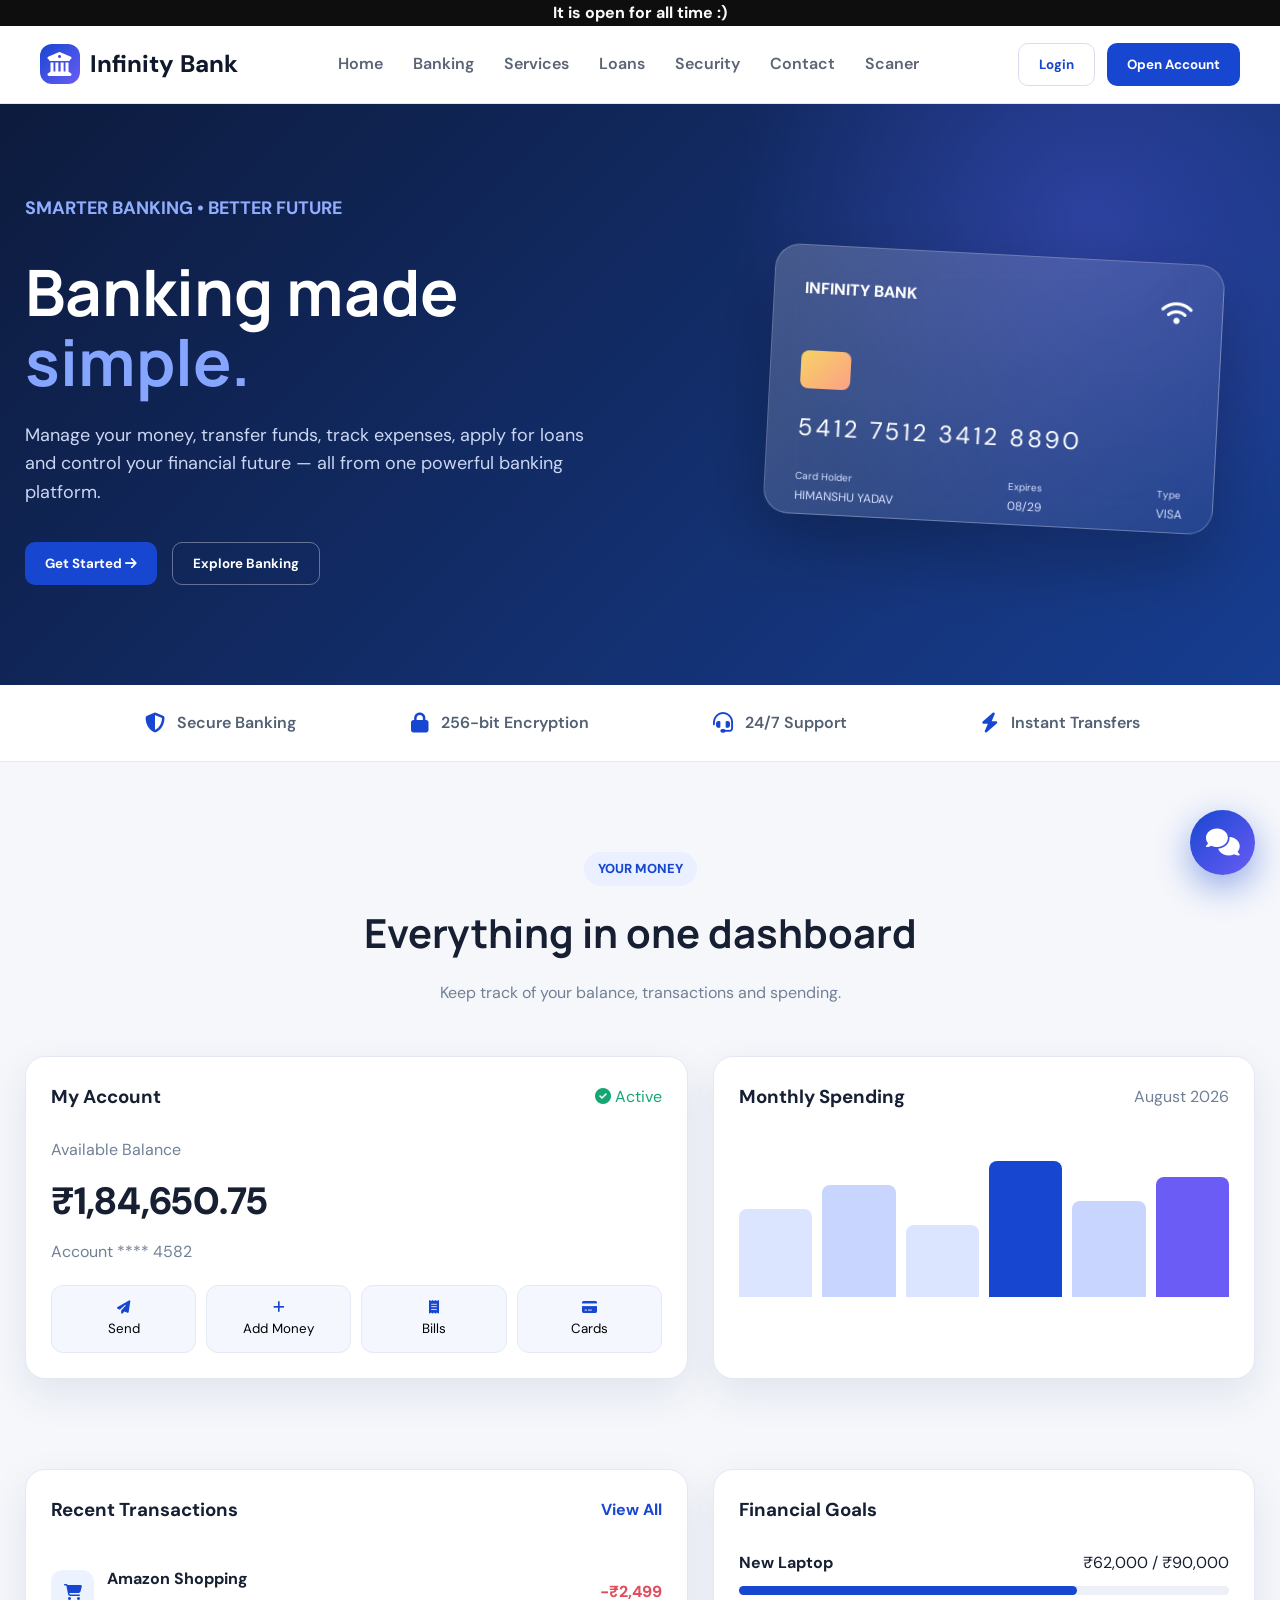
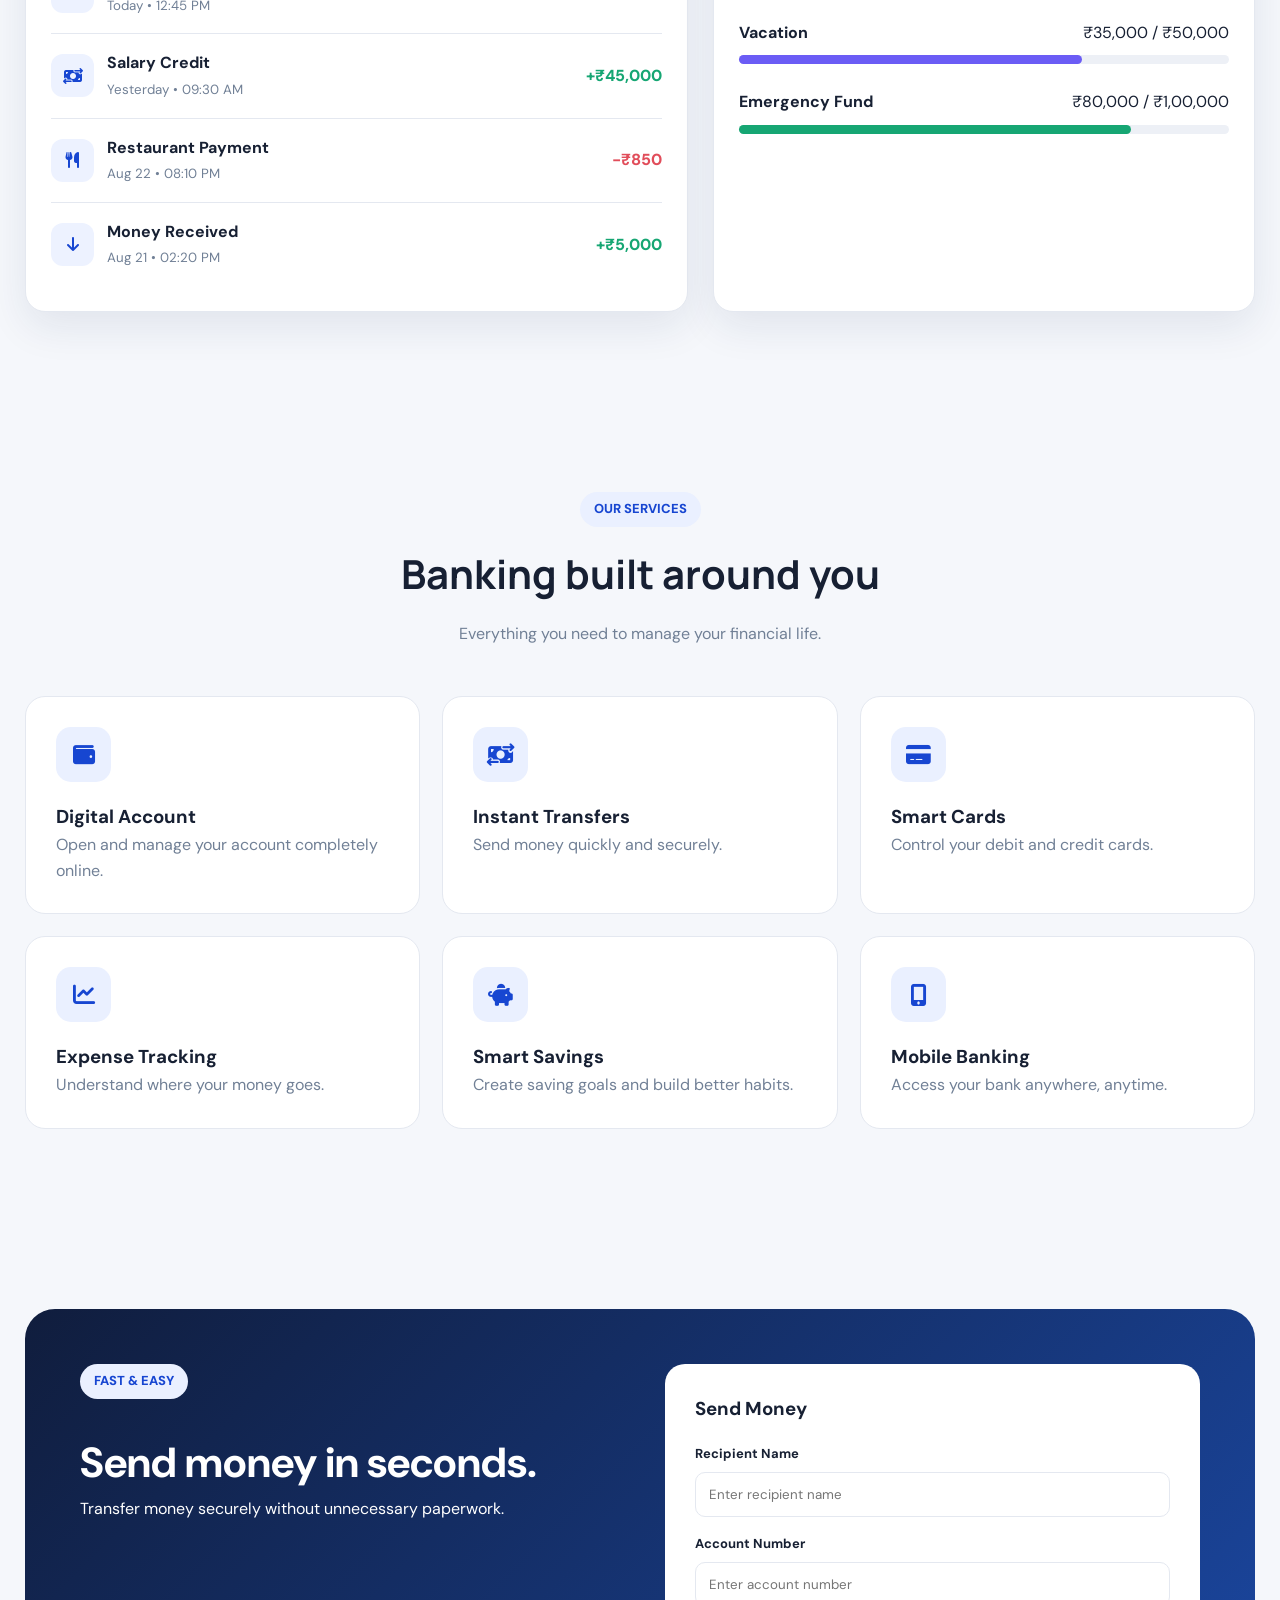
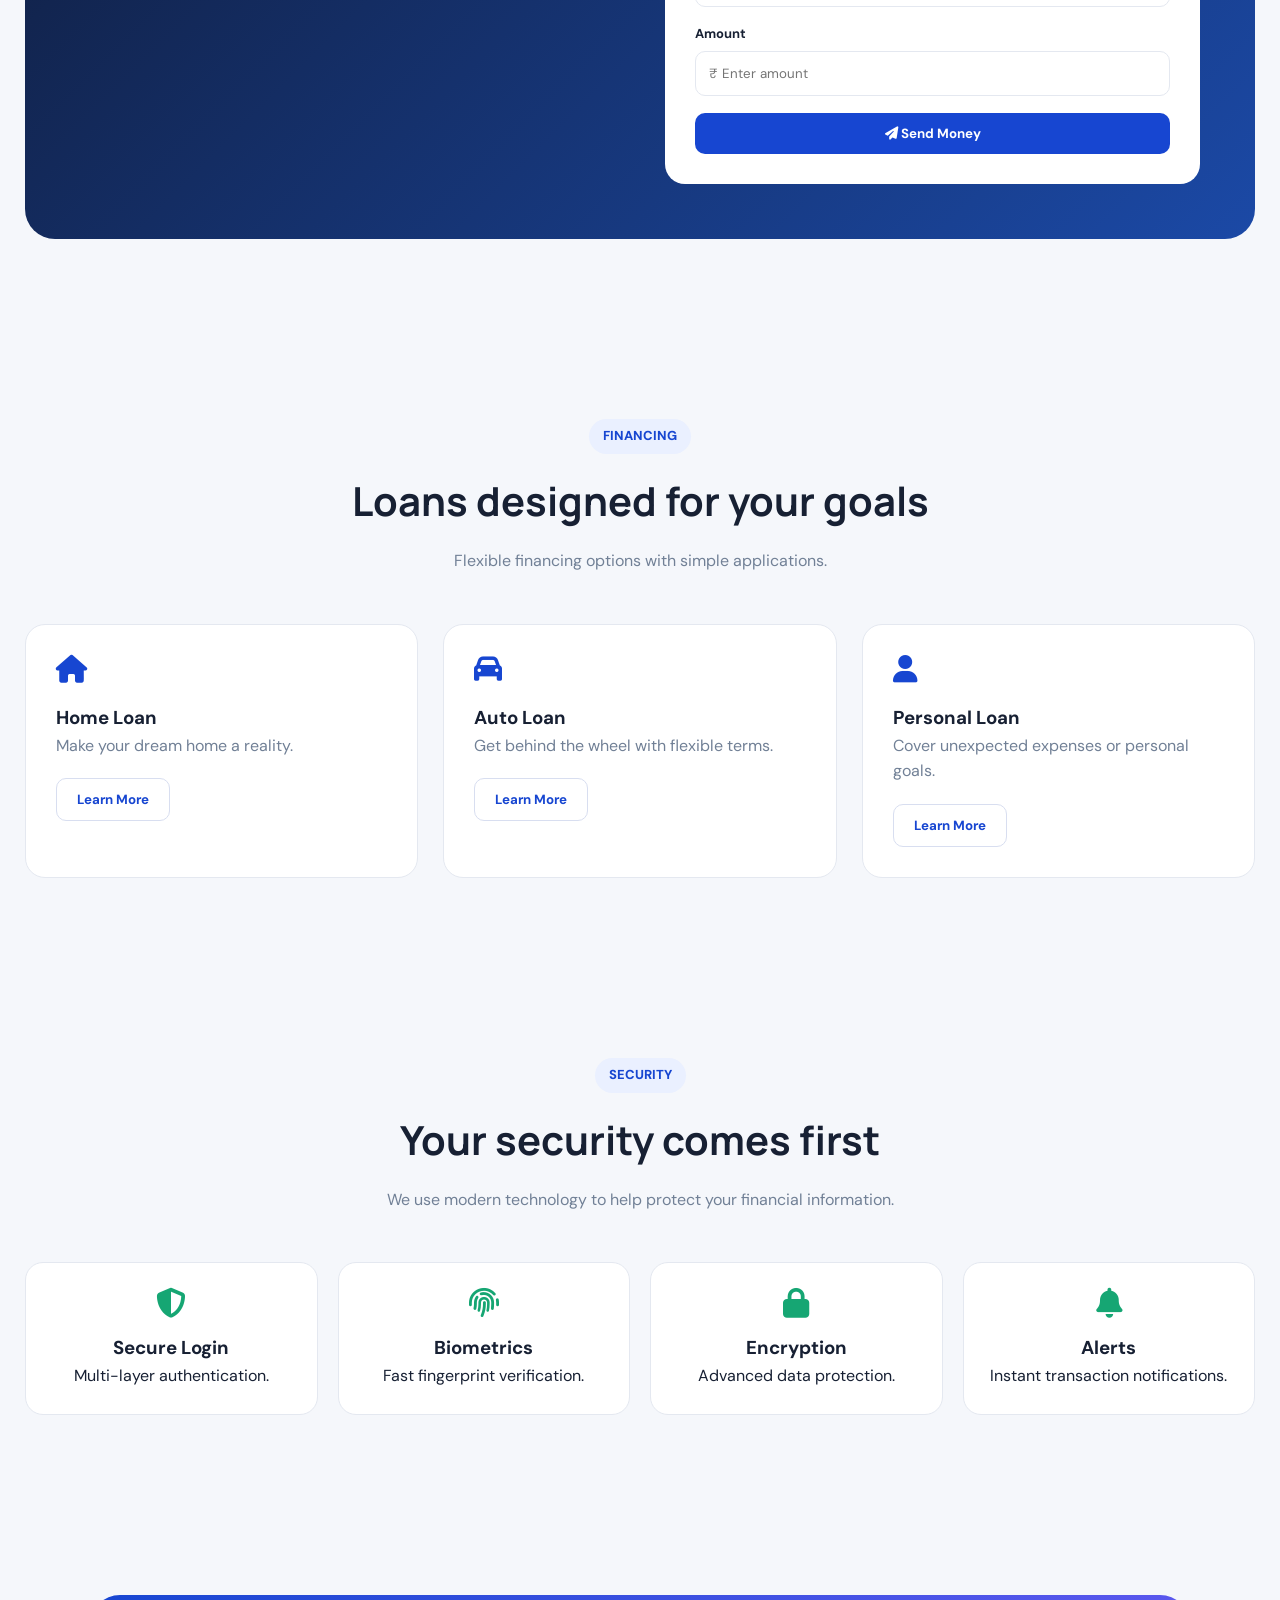
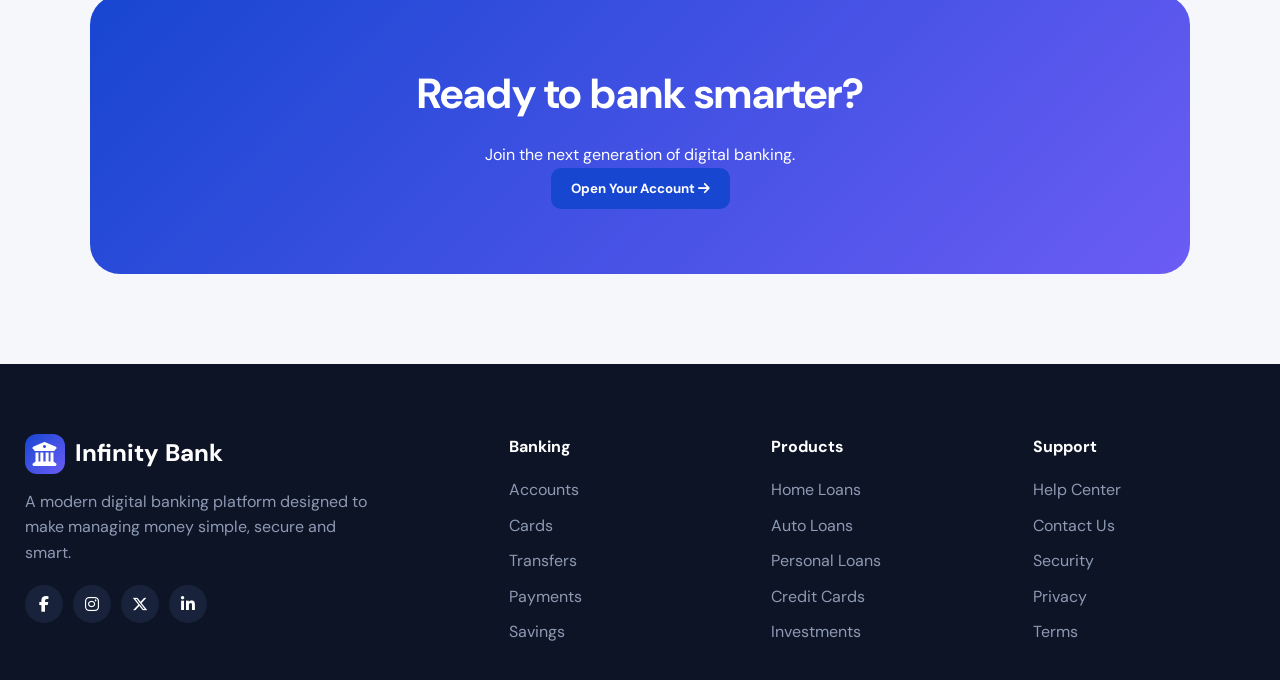
<file: index.html>
<!DOCTYPE html>
<html lang="en">

<head>

<meta charset="UTF-8">
<meta name="viewport" content="width=device-width, initial-scale=1.0">

<title>Infinity Bank </title>

<!-- Google Fonts -->
<link rel="preconnect" href="https://fonts.googleapis.com">
<link rel="preconnect" href="https://fonts.gstatic.com" crossorigin>

<link
href="https://fonts.googleapis.com/css2?family=DM+Sans:wght@400;500;600;700&family=Manrope:wght@400;500;600;700;800&display=swap"
rel="stylesheet">

<!-- Font Awesome -->
<link
rel="stylesheet"
href="https://cdnjs.cloudflare.com/ajax/libs/font-awesome/6.5.2/css/all.min.css"
>
<link rel="stylesheet" href="style.css">


</head>


<body>


<!-- =====================================================
     NAVBAR
===================================================== -->
<div class="line">
   <h4> <p>It is open for all time :)</p></h4>
</div>
<header class="navbar">

<div class="nav-container">

<a href="#" class="logo">

<span class="logo-icon">

<i class="fa-solid fa-building-columns"></i>

</span>

Infinity Bank

</a>


<ul class="nav-links">

<li>
<a href="#home">Home</a>
</li>

<li>
<a href="#dashboard">Banking</a>
</li>

<li>
<a href="#services">Services</a>
</li>

<li>
<a href="#loans">Loans</a>
</li>

<li>
<a href="#security">Security</a>
</li>

<li>
<a href="#contact">Contact</a>
</li>

<li>
<a href="index1.html">Scaner</a>
</li>

</ul>


<div class="nav-actions">

<button
class="btn btn-outline"
onclick="openLogin()">

Login

</button>

<button
class="btn btn-primary"
onclick="openLogin()">

Open Account

</button>

</div>


<div class="mobile-menu">

<i class="fa-solid fa-bars"></i>

</div>

</div>

</header>


<!-- =====================================================
     HERO
===================================================== -->

<section class="hero" id="home">

<div class="hero-container">


<div>

<p style="color:#91adff;font-weight:700;">

SMARTER BANKING • BETTER FUTURE

</p>


<h1>

Banking made

<span>simple.</span>

</h1>


<p>

Manage your money, transfer funds,
track expenses, apply for loans and
control your financial future —
all from one powerful banking platform.

</p>


<div class="hero-buttons">

<button
class="btn btn-primary"
onclick="showMessage('Welcome to Infinity Bank!')">

Get Started
<i class="fa-solid fa-arrow-right"></i>

</button>


<button
class="btn btn-outline"
onclick="document.getElementById('dashboard').scrollIntoView()">

Explore Banking

</button>

</div>

</div>


<div>

<div class="bank-card">

<div class="card-top">

<div class="card-brand">
INFINITY BANK
</div>

<div class="contactless">

<i class="fa-solid fa-wifi"></i>

</div>

</div>


<div class="chip"></div>


<div class="card-number">

5412 7512 3412 8890

</div>


<div class="card-bottom">

<div>

<small>Card Holder</small>

<br>

HIMANSHU YADAV

</div>


<div>

<small>Expires</small>

<br>

08/29

</div>


<div>

<small>Type</small>

<br>

VISA

</div>

</div>

</div>

</div>

</div>

</section>


<!-- =====================================================
     TRUST
===================================================== -->

<section class="trust">

<div class="trust-container">

<div class="trust-item">

<i class="fa-solid fa-shield-halved"></i>
<a href="#">
Secure Banking
</a>
</div>


<div class="trust-item">

<i class="fa-solid fa-lock"></i>
<a href="#">
256-bit Encryption
</a>
</div>


<div class="trust-item">

<i class="fa-solid fa-headset"></i>
<a href="#">
24/7 Support
</a>
</div>


<div class="trust-item">

<i class="fa-solid fa-bolt"></i>
<a href="#">
Instant Transfers
</a>
</div>

</div>

</section>


<!-- =====================================================
     DASHBOARD
===================================================== -->

<section class="section" id="dashboard">

<div class="container">

<div class="section-heading">

<span class="tag">

YOUR MONEY

</span>


<h2>

Everything in one dashboard

</h2>


<p>

Keep track of your balance,
transactions and spending.

</p>

</div>


<div class="dashboard">


<div class="dashboard-card">

<div class="dashboard-header">

<h3>

My Account

</h3>

<span style="color:#16a673;">

<i class="fa-solid fa-circle-check"></i>

Active

</span>

</div>


<span class="balance-label">

Available Balance

</span>


<div class="account-balance">

₹1,84,650.75

</div>


<span class="balance-label">

Account **** 4582

</span>


<div class="balance-actions">


<button
class="quick-action"
onclick="showMessage('Send Money selected')">

<i class="fa-solid fa-paper-plane"></i>

Send

</button>


<button
class="quick-action"
onclick="showMessage('Add Money selected')">

<i class="fa-solid fa-plus"></i>

Add Money

</button>


<button
class="quick-action"
onclick="showMessage('Pay Bills selected')">

<i class="fa-solid fa-receipt"></i>

Bills

</button>


<button
class="quick-action"
onclick="showMessage('Card controls opened')">

<i class="fa-solid fa-credit-card"></i>

Cards

</button>


</div>

</div>


<div class="dashboard-card">

<div class="dashboard-header">

<h3>

Monthly Spending

</h3>

<span style="color:#718096;">

August 2026

</span>

</div>


<div
style="
display:flex;
align-items:end;
gap:10px;
height:160px;
">

<div style="
flex:1;
height:55%;
background:#dce5ff;
border-radius:8px 8px 0 0;
"></div>


<div style="
flex:1;
height:70%;
background:#c7d5ff;
border-radius:8px 8px 0 0;
"></div>


<div style="
flex:1;
height:45%;
background:#dce5ff;
border-radius:8px 8px 0 0;
"></div>


<div style="
flex:1;
height:85%;
background:#1746d1;
border-radius:8px 8px 0 0;
"></div>


<div style="
flex:1;
height:60%;
background:#c7d5ff;
border-radius:8px 8px 0 0;
"></div>


<div style="
flex:1;
height:75%;
background:#6b5cf5;
border-radius:8px 8px 0 0;
"></div>

</div>

</div>

</div>

</div>

</section>


<!-- =====================================================
     TRANSACTIONS
===================================================== -->

<section class="section" style="padding-top:0;">

<div class="container">

<div class="dashboard">


<div class="dashboard-card">

<div class="dashboard-header">

<h3>

Recent Transactions

</h3>

<a
href="#"
style="color:#1746d1;font-weight:700;">

View All

</a>

</div>


<div class="transaction">

<div class="transaction-left">

<div class="transaction-icon">

<i class="fa-solid fa-cart-shopping"></i>

</div>


<div>

<h4>

Amazon Shopping

</h4>

<small>

Today • 12:45 PM

</small>

</div>

</div>


<span class="amount debit">

-₹2,499

</span>

</div>


<div class="transaction">

<div class="transaction-left">

<div class="transaction-icon">

<i class="fa-solid fa-money-bill-transfer"></i>

</div>


<div>

<h4>

Salary Credit

</h4>

<small>

Yesterday • 09:30 AM

</small>

</div>

</div>


<span class="amount credit">

+₹45,000

</span>

</div>


<div class="transaction">

<div class="transaction-left">

<div class="transaction-icon">

<i class="fa-solid fa-utensils"></i>

</div>


<div>

<h4>

Restaurant Payment

</h4>

<small>

Aug 22 • 08:10 PM

</small>

</div>

</div>


<span class="amount debit">

-₹850

</span>

</div>


<div class="transaction">

<div class="transaction-left">

<div class="transaction-icon">

<i class="fa-solid fa-arrow-down"></i>

</div>


<div>

<h4>

Money Received

</h4>

<small>

Aug 21 • 02:20 PM

</small>

</div>

</div>


<span class="amount credit">

+₹5,000

</span>

</div>

</div>


<div class="dashboard-card">

<div class="dashboard-header">

<h3>

Financial Goals

</h3>

</div>


<div style="margin-bottom:25px;">

<div style="
display:flex;
justify-content:space-between;
">

<strong>

New Laptop

</strong>

<span>

₹62,000 / ₹90,000

</span>

</div>


<div style="
height:9px;
background:#edf0f6;
border-radius:10px;
margin-top:10px;
">

<div style="
width:69%;
height:100%;
background:#1746d1;
border-radius:10px;
"></div>

</div>

</div>


<div style="margin-bottom:25px;">

<div style="
display:flex;
justify-content:space-between;
">

<strong>

Vacation

</strong>

<span>

₹35,000 / ₹50,000

</span>

</div>


<div style="
height:9px;
background:#edf0f6;
border-radius:10px;
margin-top:10px;
">

<div style="
width:70%;
height:100%;
background:#6b5cf5;
border-radius:10px;
"></div>

</div>

</div>


<div>

<div style="
display:flex;
justify-content:space-between;
">

<strong>

Emergency Fund

</strong>

<span>

₹80,000 / ₹1,00,000

</span>

</div>


<div style="
height:9px;
background:#edf0f6;
border-radius:10px;
margin-top:10px;
">

<div style="
width:80%;
height:100%;
background:#16a673;
border-radius:10px;
"></div>

</div>

</div>

</div>

</div>

</div>

</section>


<!-- =====================================================
     SERVICES
===================================================== -->

<section class="section" id="services">

<div class="container">

<div class="section-heading">

<span class="tag">

OUR SERVICES

</span>

<h2>

Banking built around you

</h2>

<p>

Everything you need to manage your financial life.

</p>

</div>


<div class="features-grid">


<div class="feature-card">

<div class="feature-icon">

<i class="fa-solid fa-wallet"></i>

</div>

<h3>

Digital Account

</h3>

<p>

Open and manage your account completely online.

</p>

</div>


<div class="feature-card">

<div class="feature-icon">

<i class="fa-solid fa-money-bill-transfer"></i>

</div>

<h3>

Instant Transfers

</h3>

<p>

Send money quickly and securely.

</p>

</div>


<div class="feature-card">

<div class="feature-icon">

<i class="fa-solid fa-credit-card"></i>

</div>

<h3>

Smart Cards

</h3>

<p>

Control your debit and credit cards.

</p>

</div>


<div class="feature-card">

<div class="feature-icon">

<i class="fa-solid fa-chart-line"></i>

</div>

<h3>

Expense Tracking

</h3>

<p>

Understand where your money goes.

</p>

</div>


<div class="feature-card">

<div class="feature-icon">

<i class="fa-solid fa-piggy-bank"></i>

</div>

<h3>

Smart Savings

</h3>

<p>

Create saving goals and build better habits.

</p>

</div>


<div class="feature-card">

<div class="feature-icon">

<i class="fa-solid fa-mobile-screen-button"></i>

</div>

<h3>

Mobile Banking

</h3>

<p>

Access your bank anywhere, anytime.

</p>

</div>

</div>

</div>

</section>


<!-- =====================================================
     TRANSFER
===================================================== -->

<section class="section">

<div class="container">

<div class="transfer-area">


<div>

<span class="tag">

FAST & EASY

</span>


<h2 style="font-size:42px;margin-top:15px;">

Send money in seconds.

</h2>


<p>

Transfer money securely without unnecessary paperwork.

</p>

</div>


<div class="transfer-form">

<h3 style="margin-bottom:20px;">

Send Money

</h3>


<div class="form-group">

<label>

Recipient Name

</label>

<input
type="text"
id="recipient"
placeholder="Enter recipient name">

</div>


<div class="form-group">

<label>

Account Number

</label>

<input
type="text"
placeholder="Enter account number">

</div>


<div class="form-group">

<label>

Amount

</label>

<input
type="number"
id="amount"
placeholder="₹ Enter amount">

</div>


<button
class="btn btn-primary"
style="width:100%;"
onclick="sendMoney()">

<i class="fa-solid fa-paper-plane"></i>

Send Money

</button>

</div>

</div>

</div>

</section>


<!-- =====================================================
     LOANS
===================================================== -->

<section class="section" id="loans">

<div class="container">

<div class="section-heading">

<span class="tag">

FINANCING

</span>

<h2>

Loans designed for your goals

</h2>

<p>

Flexible financing options with simple applications.

</p>

</div>


<div class="loan-grid">


<div class="loan-card">

<i class="fa-solid fa-house"></i>

<h3>

Home Loan

</h3>

<p>

Make your dream home a reality.

</p>

<button
class="btn btn-outline"
onclick="showMessage('Home Loan selected')">

Learn More

</button>

</div>


<div class="loan-card">

<i class="fa-solid fa-car"></i>

<h3>

Auto Loan

</h3>

<p>

Get behind the wheel with flexible terms.

</p>

<button
class="btn btn-outline"
onclick="showMessage('Auto Loan selected')">

Learn More

</button>

</div>


<div class="loan-card">

<i class="fa-solid fa-user"></i>

<h3>

Personal Loan

</h3>

<p>

Cover unexpected expenses or personal goals.

</p>

<button
class="btn btn-outline"
onclick="showMessage('Personal Loan selected')">

Learn More

</button>

</div>

</div>

</div>

</section>


<!-- =====================================================
     SECURITY
===================================================== -->

<section class="section" id="security">

<div class="container">

<div class="section-heading">

<span class="tag">

SECURITY

</span>

<h2>

Your security comes first

</h2>

<p>

We use modern technology to help protect your
financial information.

</p>

</div>


<div class="security-grid">


<div class="security-card">

<i class="fa-solid fa-shield-halved"></i>

<h3>

Secure Login

</h3>

<p>

Multi-layer authentication.

</p>

</div>


<div class="security-card">

<i class="fa-solid fa-fingerprint"></i>

<h3>

Biometrics

</h3>

<p>

Fast fingerprint verification.

</p>

</div>


<div class="security-card">

<i class="fa-solid fa-lock"></i>

<h3>

Encryption

</h3>

<p>

Advanced data protection.

</p>

</div>


<div class="security-card">

<i class="fa-solid fa-bell"></i>

<h3>

Alerts

</h3>

<p>

Instant transaction notifications.

</p>

</div>

</div>

</div>

</section>


<!-- =====================================================
     CTA
===================================================== -->

<section class="cta">

<div class="cta-box">

<h2>

Ready to bank smarter?

</h2>

<p>

Join the next generation of digital banking.

</p>

<button
class="btn btn-primary"
onclick="openLogin()">

Open Your Account

<i class="fa-solid fa-arrow-right"></i>

</button>

</div>

</section>


<!-- =====================================================
     FOOTER
===================================================== -->

<footer id="contact">

<div class="footer-grid">


<div class="footer-brand">

<div class="logo" style="color:white;">

<span class="logo-icon">

<i class="fa-solid fa-building-columns"></i>

</span>

Infinity Bank

</div>


<p>

A modern digital banking platform designed
to make managing money simple, secure and smart.

</p>


<div class="social">

<a href="#">

<i class="fa-brands fa-facebook-f"></i>

</a>

<a href="#">

<i class="fa-brands fa-instagram"></i>

</a>

<a href="#">

<i class="fa-brands fa-x-twitter"></i>

</a>

<a href="#">

<i class="fa-brands fa-linkedin-in"></i>

</a>

</div>

</div>


<div class="footer-column">

<h4>

Banking

</h4>

<a href="#">Accounts</a>

<a href="#">Cards</a>

<a href="#">Transfers</a>

<a href="#">Payments</a>

<a href="#">Savings</a>

</div>


<div class="footer-column">

<h4>

Products

</h4>

<a href="#">Home Loans</a>

<a href="#">Auto Loans</a>

<a href="#">Personal Loans</a>

<a href="#">Credit Cards</a>

<a href="#">Investments</a>

</div>


<div class="footer-column">

<h4>

Support

</h4>

<a href="#">Help Center</a>

<a href="#">Contact Us</a>

<a href="#">Security</a>

<a href="#">Privacy</a>

<a href="#">Terms</a>

</div>

</div>

</footer>


<!-- =====================================================
     LOGIN MODAL
===================================================== -->

<div class="modal" id="loginModal">

<div class="modal-box">

<button
class="close-modal"
onclick="closeLogin()">

×

</button>


<h2>

Welcome Back

</h2>


<p style="color:#718096;margin-bottom:25px;">

Login to your Infinity Bank account

</p>


<div class="form-group">

<label>

Email Address

</label>

<input
type="email"
placeholder="Enter your email">

</div>


<div class="form-group">

<label>

Password

</label>

<input
type="password"
placeholder="Enter password">

</div>


<button
class="btn btn-primary"
style="width:100%;"
onclick="loginUser()">

Login

</button>

</div>

</div>


<!-- =====================================================
     NOTIFICATION
===================================================== -->

<div
class="notification"
id="notification">

Action completed successfully!

</div>


<!-- =====================================================
     🤖 CHATBOT BUTTON
===================================================== -->

<button
class="chatbot-button"
id="chatbotButton"
onclick="toggleChatbot()"
aria-label="Open customer support chatbot">

<i class="fa-solid fa-comments"></i>

</button>


<!-- =====================================================
     🤖 CHATBOT
===================================================== -->

<div
class="chatbot"
id="chatbot">


<!-- CHAT HEADER -->

<div class="chat-header">

<div class="chat-agent">

<div class="bot-avatar">

<i class="fa-solid fa-robot"></i>

</div>


<div>

<div class="agent-name">

Infinity Support

</div>

<div class="agent-status">

● Online • Usually replies instantly

</div>

</div>

</div>


<button
class="chat-close"
onclick="toggleChatbot()">

<i class="fa-solid fa-xmark"></i>

</button>

</div>


<!-- CHAT MESSAGES -->

<div
class="chat-messages"
id="chatMessages">


<div class="message bot-message">

👋 Hello! Welcome to <strong>Infinity Bank Support</strong>.

<br><br>

I'm your virtual banking assistant.

How can I help you today?

</div>


</div>


<!-- QUICK QUESTIONS -->

<div class="quick-questions">

<button
class="quick-question"
onclick="quickQuestion('My card is not working')">

💳 Card Problem

</button>


<button
class="quick-question"
onclick="quickQuestion('I cannot login')">

🔐 Login Problem

</button>


<button
class="quick-question"
onclick="quickQuestion('My money transfer failed')">

💸 Transfer Problem

</button>


<button
class="quick-question"
onclick="quickQuestion('Tell me about loans')">

🏦 Loans

</button>

</div>


<!-- CHAT INPUT -->

<div class="chat-input-area">

<input
type="text"
id="chatInput"
class="chat-input"
placeholder="Type your problem..."
autocomplete="off">

<button
class="chat-send"
onclick="sendChatMessage()">

<i class="fa-solid fa-paper-plane"></i>

</button>

</div>

</div>


<!-- =====================================================
     JAVASCRIPT
===================================================== -->

<script src="script.js"></script>



</body>

</html>
</file>
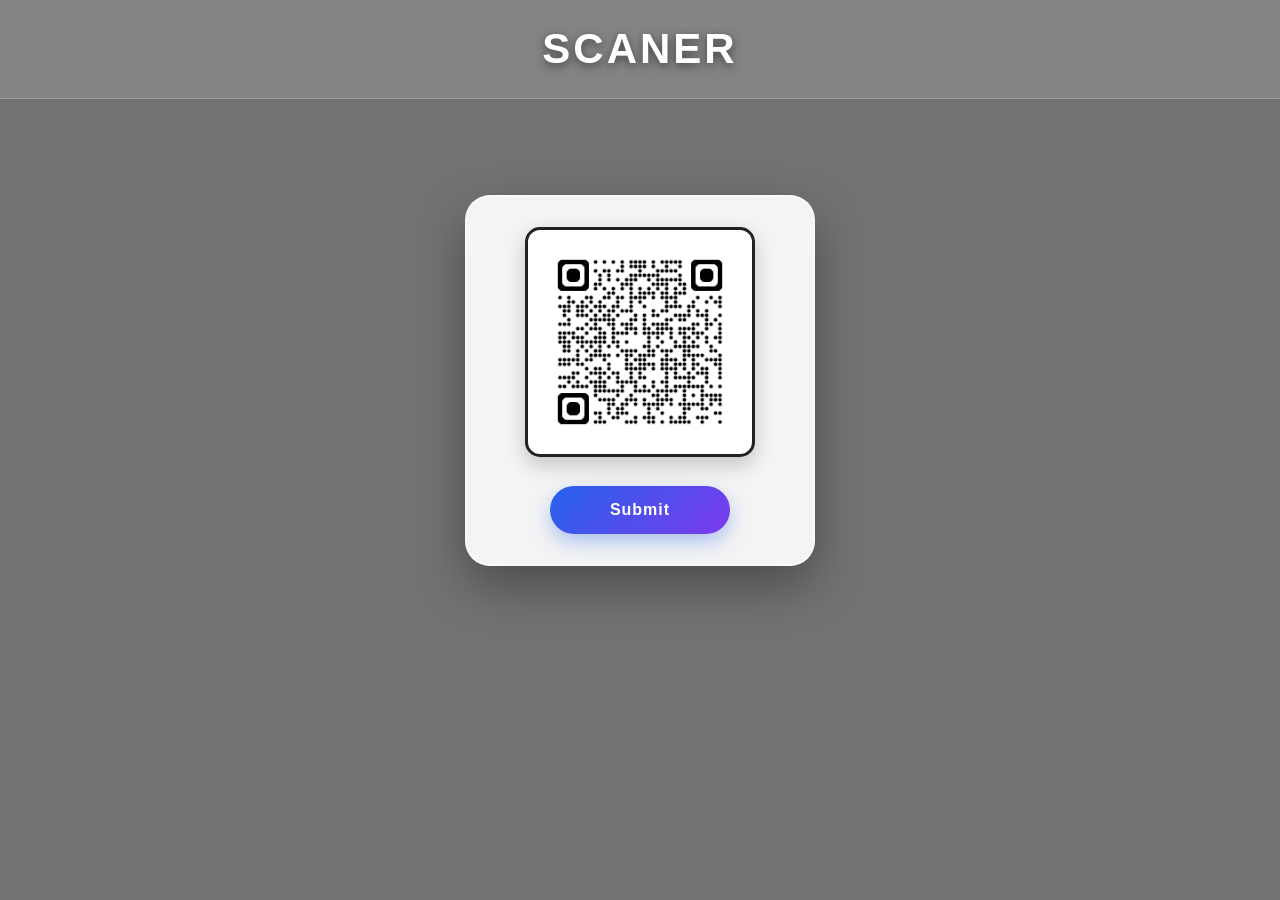
<file: index1.html>
<!DOCTYPE html>
<html lang="en">

<head>
  <meta charset="UTF-8">
  <meta name="viewport" content="width=device-width, initial-scale=1.0">
  <title>scaner</title>
  <style>
   /* ================================
   BASIC RESET
================================ */

* {
    margin: 0;
    padding: 0;
    box-sizing: border-box;
}


/* ================================
   BODY
================================ */

body {
    min-height: 100vh;

    font-family: Arial, Helvetica, sans-serif;

    background:
        linear-gradient(
            rgba(0, 0, 0, 0.55),
            rgba(0, 0, 0, 0.55)
        ),
        url("https://t4.ftcdn.net/jpg/03/10/16/27/360_F_310162798_6hWbaSFgDtWp4AhhaKPlTgAZUDL1c4UY.jpg");

    background-size: cover;
    background-position: center;
    background-repeat: no-repeat;

    display: flex;
    flex-direction: column;
    align-items: center;
}


/* ================================
   HEADER
================================ */

header {
    width: 100%;
    padding: 25px;

    text-align: center;

    background: rgba(255, 255, 255, 0.12);
    backdrop-filter: blur(10px);

    border-bottom: 1px solid rgba(255, 255, 255, 0.2);
}

header h1 {
    color: white;

    font-size: 42px;
    font-weight: 700;

    letter-spacing: 3px;

    text-transform: uppercase;

    text-shadow:
        0 3px 10px rgba(0, 0, 0, 0.5);
}


/* ================================
   MAIN
================================ */

main {
    width: 100%;

    display: flex;
    justify-content: center;
    align-items: center;

    padding: 60px 20px;
}


/* ================================
   SCANNER BOX
================================ */

.box {

    width: 350px;

    padding: 30px;

    background: rgba(255, 255, 255, 0.92);

    border: 2px solid rgba(255, 255, 255, 0.5);

    border-radius: 25px;

    text-align: center;

    box-shadow:
        0 20px 50px rgba(0, 0, 0, 0.35);

    transition: 0.4s ease;
}


/* Hover Effect */

.box:hover {

    transform: translateY(-10px);

    box-shadow:
        0 30px 60px rgba(0, 0, 0, 0.45);
}


/* ================================
   QR CODE
================================ */

.box p {

    margin-bottom: 25px;
}


.box img {

    width: 230px;
    height: 230px;

    object-fit: contain;

    padding: 12px;

    background: white;

    border-radius: 15px;

    border: 3px solid #222;

    box-shadow:
        0 8px 20px rgba(0, 0, 0, 0.2);

    transition: 0.3s;
}


/* QR Hover */

.box img:hover {

    transform: scale(1.05);

    border-color: #2563eb;
}


/* ================================
   SUBMIT BUTTON
================================ */

input[type="button"] {

    position: static;

    width: 180px;
    height: 48px;

    border: none;

    border-radius: 25px;

    background: linear-gradient(
        135deg,
        #2563eb,
        #7c3aed
    );

    color: white;

    font-size: 16px;
    font-weight: bold;

    letter-spacing: 1px;

    cursor: pointer;

    box-shadow:
        0 8px 20px rgba(37, 99, 235, 0.35);

    transition: 0.3s ease;
}


/* Button Hover */

input[type="button"]:hover {

    transform: translateY(-3px);

    box-shadow:
        0 12px 25px rgba(37, 99, 235, 0.5);

    background: linear-gradient(
        135deg,
        #1d4ed8,
        #6d28d9
    );
}


/* Button Click */

input[type="button"]:active {

    transform: scale(0.96);
}


/* ================================
   RESPONSIVE DESIGN
================================ */

@media (max-width: 600px) {

    header h1 {
        font-size: 30px;
    }

    .box {

        width: 90%;

        padding: 25px;
    }

    .box img {

        width: 200px;
        height: 200px;
    }

    input[type="button"] {

        width: 160px;
    }
}
  </style>
</head>

<body>
  <header>
    <h1>
        scaner
      </h1>
  
  </header>
  <br><br>
  <main>
      <div class="box">
      
      <p><img src="qrcode_chrome (1).png" alt="scaner"></p>
      <a href="index.html"><input type="button" value="Submit"></a>
    </div>
  </main>
</body>

</html>
</file>
<file: style.css>
* {
    margin: 0;
    padding: 0;
    box-sizing: border-box;
}

html {
    scroll-behavior: smooth;
}

body {
    font-family: "DM Sans", sans-serif;
    background: #f5f7fb;
    color: #172033;
    line-height: 1.6;
}

a {
    text-decoration: none;
    color: inherit;
}

button,
input,
select {
    font-family: inherit;
}

button {
    cursor: pointer;
}


/* =====================================================
   VARIABLES
===================================================== */

:root {

    --primary: #1746d1;
    --primary-dark: #1037a8;

    --secondary: #5b5ff0;

    --dark: #10182b;

    --text: #172033;

    --muted: #718096;

    --white: #ffffff;

    --light: #f5f7fb;

    --border: #e4e8f0;

    --success: #16a673;

    --danger: #e14d5a;

    --warning: #f0a202;

    --shadow:
        0 15px 40px rgba(25, 45, 90, 0.09);
}


/* =====================================================
   NAVBAR
===================================================== */

.navbar {

    position: sticky;
    top: 0;

    z-index: 1000;

    height: 78px;

    background:
        rgba(255,255,255,0.94);

    backdrop-filter: blur(15px);

    border-bottom:
        1px solid var(--border);
}

.nav-container {

    max-width: 1250px;

    height: 100%;

    margin: auto;

    padding: 0 25px;

    display: flex;

    align-items: center;

    justify-content: space-between;
}

.logo {

    display: flex;

    align-items: center;

    gap: 10px;

    font-size: 24px;

    font-weight: 800;

    color: var(--dark);
}

.logo-icon {

    width: 40px;
    height: 40px;

    border-radius: 12px;

    background:
        linear-gradient(
            135deg,
            #1746d1,
            #6b5cf5
        );

    display: flex;

    align-items: center;

    justify-content: center;

    color: white;
}

.nav-links {

    display: flex;

    gap: 30px;

    list-style: none;
}

.nav-links a {

    color: #5b6475;

    font-weight: 600;

    transition: .3s;
}

.nav-links a:hover {

    color: var(--primary);
}

.nav-actions {

    display: flex;

    gap: 12px;
}

.btn {

    border: none;

    padding: 12px 20px;

    border-radius: 10px;

    font-weight: 700;

    transition: .3s;
}

.btn-primary {

    background: var(--primary);

    color: white;
}

.btn-primary:hover {

    background: var(--primary-dark);

    transform: translateY(-2px);
}

.btn-outline {

    background: white;

    color: var(--primary);

    border: 1px solid #d8def0;
}

.mobile-menu {

    display: none;

    font-size: 24px;
}


/* =====================================================
   HERO
===================================================== */

.hero {

    background:

        radial-gradient(
            circle at 85% 20%,
            rgba(91,95,240,.35),
            transparent 30%
        ),

        linear-gradient(
            135deg,
            #0d1b3d,
            #173d91
        );

    color: white;

    padding: 90px 25px 100px;
}

.hero-container {

    max-width: 1250px;

    margin: auto;

    display: grid;

    grid-template-columns:
        1.1fr .9fr;

    gap: 70px;

    align-items: center;
}

.hero h1 {

    font-family: "Manrope";

    font-size:
        clamp(42px,5vw,70px);

    line-height: 1.08;

    margin-bottom: 25px;
}

.hero h1 span {

    color: #86a5ff;
}

.hero p {

    max-width: 590px;

    color: #cbd6f3;

    font-size: 18px;

    margin-bottom: 35px;
}

.hero-buttons {

    display: flex;

    gap: 15px;

    flex-wrap: wrap;
}

.hero .btn-outline {

    background: transparent;

    color: white;

    border-color:
        rgba(255,255,255,.35);
}


/* =====================================================
   BANK CARD
===================================================== */

.bank-card {

    width: 100%;

    max-width: 450px;

    height: 270px;

    margin: auto;

    padding: 30px;

    border-radius: 25px;

    background:
        linear-gradient(
            135deg,
            rgba(255,255,255,.2),
            rgba(255,255,255,.05)
        );

    border:
        1px solid
        rgba(255,255,255,.25);

    backdrop-filter: blur(15px);

    box-shadow:
        0 30px 70px
        rgba(0,0,0,.25);

    transform: rotate(3deg);

    transition: .4s;
}

.bank-card:hover {

    transform:
        rotate(0deg)
        translateY(-8px);
}

.card-top {

    display: flex;

    justify-content:
        space-between;
}

.card-brand {

    font-weight: 800;
}

.contactless {

    font-size: 25px;
}

.chip {

    width: 50px;
    height: 38px;

    border-radius: 8px;

    background:
        linear-gradient(
            135deg,
            #f6d365,
            #fda085
        );

    margin-top: 35px;
}

.card-number {

    font-size: 24px;

    letter-spacing: 3px;

    margin-top: 20px;
}

.card-bottom {

    display: flex;

    justify-content:
        space-between;

    margin-top: 20px;

    font-size: 12px;

    color: #d8e1ff;
}


/* =====================================================
   TRUST
===================================================== */

.trust {

    background: white;

    padding: 25px;

    border-bottom:
        1px solid var(--border);
}

.trust-container {

    max-width: 1100px;

    margin: auto;

    display: grid;

    grid-template-columns:
        repeat(4,1fr);

    gap: 20px;
}

.trust-item {

    display: flex;

    align-items: center;

    justify-content: center;

    gap: 12px;

    color: #536074;

    font-weight: 600;
}

.trust-item i {

    color: var(--primary);

    font-size: 20px;
}


/* =====================================================
   SECTIONS
===================================================== */

.section {

    padding: 90px 25px;
}

.container {

    max-width: 1250px;

    margin: auto;
}

.section-heading {

    text-align: center;

    max-width: 700px;

    margin:
        0 auto 50px;
}

.tag {

    display: inline-block;

    background: #eaf0ff;

    color: var(--primary);

    padding: 7px 14px;

    border-radius: 50px;

    font-size: 13px;

    font-weight: 800;

    margin-bottom: 15px;
}

.section-heading h2 {

    font-family: "Manrope";

    font-size: 40px;

    margin-bottom: 15px;
}

.section-heading p {

    color: var(--muted);
}


/* =====================================================
   DASHBOARD
===================================================== */

.dashboard {

    display: grid;

    grid-template-columns:
        1.1fr .9fr;

    gap: 25px;
}

.dashboard-card {

    background: white;

    border:
        1px solid var(--border);

    border-radius: 20px;

    padding: 25px;

    box-shadow: var(--shadow);
}

.dashboard-header {

    display: flex;

    justify-content:
        space-between;

    align-items: center;

    margin-bottom: 25px;
}

.account-balance {

    font-size: 38px;

    font-weight: 800;

    margin: 8px 0;
}

.balance-label {

    color: var(--muted);
}

.balance-actions {

    display: flex;

    gap: 10px;

    margin-top: 20px;
}

.quick-action {

    flex: 1;

    padding: 15px 8px;

    border-radius: 12px;

    background: #f5f7ff;

    border:
        1px solid #e5e9f5;

    text-align: center;

    transition: .3s;
}

.quick-action:hover {

    background: #eaf0ff;

    transform:
        translateY(-3px);
}

.quick-action i {

    display: block;

    color: var(--primary);

    margin-bottom: 6px;
}


/* =====================================================
   TRANSACTIONS
===================================================== */

.transaction {

    display: flex;

    align-items: center;

    justify-content:
        space-between;

    padding: 16px 0;

    border-bottom:
        1px solid var(--border);
}

.transaction:last-child {

    border-bottom: none;
}

.transaction-left {

    display: flex;

    align-items: center;

    gap: 13px;
}

.transaction-icon {

    width: 43px;
    height: 43px;

    border-radius: 12px;

    background: #edf2ff;

    color: var(--primary);

    display: flex;

    align-items: center;

    justify-content: center;
}

.transaction small {

    color: var(--muted);
}

.amount {

    font-weight: 800;
}

.credit {

    color: var(--success);
}

.debit {

    color: var(--danger);
}


/* =====================================================
   FEATURES
===================================================== */

.features-grid {

    display: grid;

    grid-template-columns:
        repeat(3,1fr);

    gap: 22px;
}

.feature-card {

    background: white;

    padding: 30px;

    border:
        1px solid var(--border);

    border-radius: 20px;

    transition: .35s;
}

.feature-card:hover {

    transform:
        translateY(-8px);

    box-shadow: var(--shadow);
}

.feature-icon {

    width: 55px;
    height: 55px;

    border-radius: 15px;

    background: #eaf0ff;

    color: var(--primary);

    display: flex;

    align-items: center;

    justify-content: center;

    font-size: 22px;

    margin-bottom: 20px;
}

.feature-card p {

    color: var(--muted);
}


/* =====================================================
   TRANSFER
===================================================== */

.transfer-area {

    background:
        linear-gradient(
            135deg,
            #101d3d,
            #1b49a6
        );

    color: white;

    border-radius: 30px;

    padding: 55px;

    display: grid;

    grid-template-columns:
        1fr 1fr;

    gap: 50px;
}

.transfer-form {

    background: white;

    padding: 30px;

    border-radius: 20px;

    color: var(--text);
}

.form-group {

    margin-bottom: 17px;
}

.form-group label {

    display: block;

    font-size: 13px;

    font-weight: 700;

    margin-bottom: 7px;
}

.form-group input {

    width: 100%;

    padding: 13px;

    border:
        1px solid var(--border);

    border-radius: 10px;

    outline: none;
}


/* =====================================================
   LOANS
===================================================== */

.loan-grid {

    display: grid;

    grid-template-columns:
        repeat(3,1fr);

    gap: 25px;
}

.loan-card {

    background: white;

    padding: 30px;

    border-radius: 20px;

    border:
        1px solid var(--border);
}

.loan-card i {

    font-size: 28px;

    color: var(--primary);

    margin-bottom: 20px;
}

.loan-card p {

    color: var(--muted);

    margin-bottom: 20px;
}


/* =====================================================
   SECURITY
===================================================== */

.security-grid {

    display: grid;

    grid-template-columns:
        repeat(4,1fr);

    gap: 20px;
}

.security-card {

    background: white;

    padding: 25px;

    border-radius: 18px;

    border:
        1px solid var(--border);

    text-align: center;
}

.security-card i {

    font-size: 30px;

    color: var(--success);

    margin-bottom: 15px;
}


/* =====================================================
   CTA
===================================================== */

.cta {

    padding: 90px 25px;
}

.cta-box {

    max-width: 1100px;

    margin: auto;

    background:
        linear-gradient(
            135deg,
            #1746d1,
            #6b5cf5
        );

    border-radius: 30px;

    padding: 65px;

    color: white;

    text-align: center;
}

.cta-box h2 {

    font-size: 42px;

    margin-bottom: 15px;
}


/* =====================================================
   FOOTER
===================================================== */

footer {

    background: #0d1425;

    color: white;

    padding: 70px 25px 25px;
}

.footer-grid {

    max-width: 1250px;

    margin: auto;

    display: grid;

    grid-template-columns:
        2fr repeat(3,1fr);

    gap: 40px;
}

.footer-brand p {

    color: #8e9ab4;

    max-width: 350px;

    margin-top: 15px;
}

.footer-column h4 {

    margin-bottom: 18px;
}

.footer-column a {

    display: block;

    color: #8e9ab4;

    margin-bottom: 10px;
}

.footer-column a:hover {

    color: white;
}

.social {

    display: flex;

    gap: 10px;

    margin-top: 20px;
}

.social a {

    width: 38px;
    height: 38px;

    background: #18233b;

    border-radius: 50%;

    display: flex;

    align-items: center;

    justify-content: center;
}


/* =====================================================
   LOGIN MODAL
===================================================== */

.modal {

    display: none;

    position: fixed;

    inset: 0;

    z-index: 2000;

    background:
        rgba(0,0,0,.65);

    align-items: center;

    justify-content: center;

    padding: 20px;
}

.modal.active {

    display: flex;
}

.modal-box {

    width: 100%;

    max-width: 430px;

    background: white;

    padding: 35px;

    border-radius: 20px;

    position: relative;
}

.close-modal {

    position: absolute;

    right: 20px;

    top: 15px;

    border: none;

    background: none;

    font-size: 24px;
}


/* =====================================================
   NOTIFICATION
===================================================== */

.notification {

    position: fixed;

    right: 25px;

    bottom: 25px;

    background: #10182b;

    color: white;

    padding: 17px 22px;

    border-radius: 12px;

    display: none;

    z-index: 3000;
}

.notification.show {

    display: block;
}


/* =====================================================
   🤖 CHATBOT BUTTON
===================================================== */

.chatbot-button {

    position: fixed;

    right: 25px;

    bottom: 25px;

    width: 65px;

    height: 65px;

    border: none;

    border-radius: 50%;

    background:
        linear-gradient(
            135deg,
            #1746d1,
            #6b5cf5
        );

    color: white;

    font-size: 27px;

    display: flex;

    align-items: center;

    justify-content: center;

    box-shadow:
        0 12px 35px
        rgba(23,70,209,.45);

    z-index: 4000;

    transition: .3s;

    animation:
        chatbotPulse 2s infinite;
}

.chatbot-button:hover {

    transform:
        scale(1.1);

    box-shadow:
        0 15px 40px
        rgba(23,70,209,.6);
}

@keyframes chatbotPulse {

    0% {
        box-shadow:
            0 0 0 0
            rgba(23,70,209,.5);
    }

    70% {
        box-shadow:
            0 0 0 15px
            rgba(23,70,209,0);
    }

    100% {
        box-shadow:
            0 0 0 0
            rgba(23,70,209,0);
    }
}


/* =====================================================
   🤖 CHATBOT WINDOW
===================================================== */

.chatbot {

    position: fixed;

    right: 25px;

    bottom: 105px;

    width: 380px;

    height: 570px;

    background: white;

    border-radius: 22px;

    box-shadow:
        0 25px 70px
        rgba(0,0,0,.25);

    overflow: hidden;

    z-index: 3999;

    display: none;

    flex-direction: column;

    border:
        1px solid #e3e7f0;
}

.chatbot.active {

    display: flex;

    animation:
        chatOpen .3s ease;
}

@keyframes chatOpen {

    from {
        opacity: 0;
        transform:
            translateY(20px)
            scale(.95);
    }

    to {
        opacity: 1;
        transform:
            translateY(0)
            scale(1);
    }
}


/* =====================================================
   CHAT HEADER
===================================================== */

.chat-header {

    background:
        linear-gradient(
            135deg,
            #1746d1,
            #5b5ff0
        );

    color: white;

    padding: 18px;

    display: flex;

    align-items: center;

    justify-content:
        space-between;
}

.chat-agent {

    display: flex;

    align-items: center;

    gap: 12px;
}

.bot-avatar {

    width: 43px;
    height: 43px;

    background:
        rgba(255,255,255,.2);

    border-radius: 50%;

    display: flex;

    align-items: center;

    justify-content: center;

    font-size: 20px;
}

.agent-name {

    font-weight: 800;
}

.agent-status {

    font-size: 12px;

    opacity: .85;
}

.chat-close {

    border: none;

    background: transparent;

    color: white;

    font-size: 22px;

    cursor: pointer;
}


/* =====================================================
   CHAT MESSAGES
===================================================== */

.chat-messages {

    flex: 1;

    overflow-y: auto;

    padding: 20px;

    background:
        #f7f9fd;
}

.message {

    max-width: 82%;

    padding: 11px 14px;

    border-radius: 15px;

    margin-bottom: 12px;

    font-size: 14px;

    line-height: 1.5;
}

.bot-message {

    background: white;

    border:
        1px solid #e5e9f2;

    color: #26334a;

    border-bottom-left-radius: 4px;
}

.user-message {

    margin-left: auto;

    background:
        #1746d1;

    color: white;

    border-bottom-right-radius: 4px;
}


/* =====================================================
   QUICK QUESTIONS
===================================================== */

.quick-questions {

    padding: 10px 15px;

    display: flex;

    gap: 7px;

    flex-wrap: wrap;

    border-top:
        1px solid #e5e8ef;

    background: white;
}

.quick-question {

    border:
        1px solid #dbe2f0;

    background: #f6f8ff;

    color: #1746d1;

    padding: 7px 10px;

    border-radius: 20px;

    font-size: 11px;

    font-weight: 600;

    transition: .2s;
}

.quick-question:hover {

    background: #e8edff;
}


/* =====================================================
   CHAT INPUT
===================================================== */

.chat-input-area {

    display: flex;

    padding: 12px;

    gap: 8px;

    background: white;

    border-top:
        1px solid #e5e8ef;
}

.chat-input {

    flex: 1;

    border:
        1px solid #dce2ed;

    border-radius: 25px;

    padding:
        11px 15px;

    outline: none;

    font-size: 14px;
}

.chat-input:focus {

    border-color:
        #1746d1;
}

.chat-send {

    width: 43px;
    height: 43px;

    border: none;

    border-radius: 50%;

    background:
        #1746d1;

    color: white;

    display: flex;

    align-items: center;

    justify-content: center;

    transition: .2s;
}

.chat-send:hover {

    background:
        #1037a8;

    transform: scale(1.05);
}


/* =====================================================
   RESPONSIVE
===================================================== */

@media(max-width:950px) {

    .nav-links,
    .nav-actions {

        display: none;
    }

    .mobile-menu {

        display: block;
    }

    .hero-container,
    .dashboard,
    .transfer-area {

        grid-template-columns: 1fr;
    }

    .features-grid,
    .loan-grid {

        grid-template-columns:
            repeat(2,1fr);
    }

    .security-grid {

        grid-template-columns:
            repeat(2,1fr);
    }

    .trust-container {

        grid-template-columns:
            repeat(2,1fr);
    }
}


@media(max-width:600px) {

    .hero {

        padding:
            60px 18px;
    }

    .hero h1 {

        font-size: 42px;
    }

    .features-grid,
    .loan-grid,
    .security-grid,
    .trust-container {

        grid-template-columns: 1fr;
    }

    .transfer-area {

        padding: 30px 20px;
    }

    .bank-card {

        height: 230px;

        padding: 22px;
    }

    .card-number {

        font-size: 18px;
    }

    .chatbot {

        right: 10px;

        bottom: 90px;

        width:
            calc(100% - 20px);

        height: 520px;
    }

    .chatbot-button {

        right: 18px;

        bottom: 18px;
    }

}
.line{
    background-color: #0f0e0e;
    color: #fcfafa;
    text-align: center;
   
}
</file>
